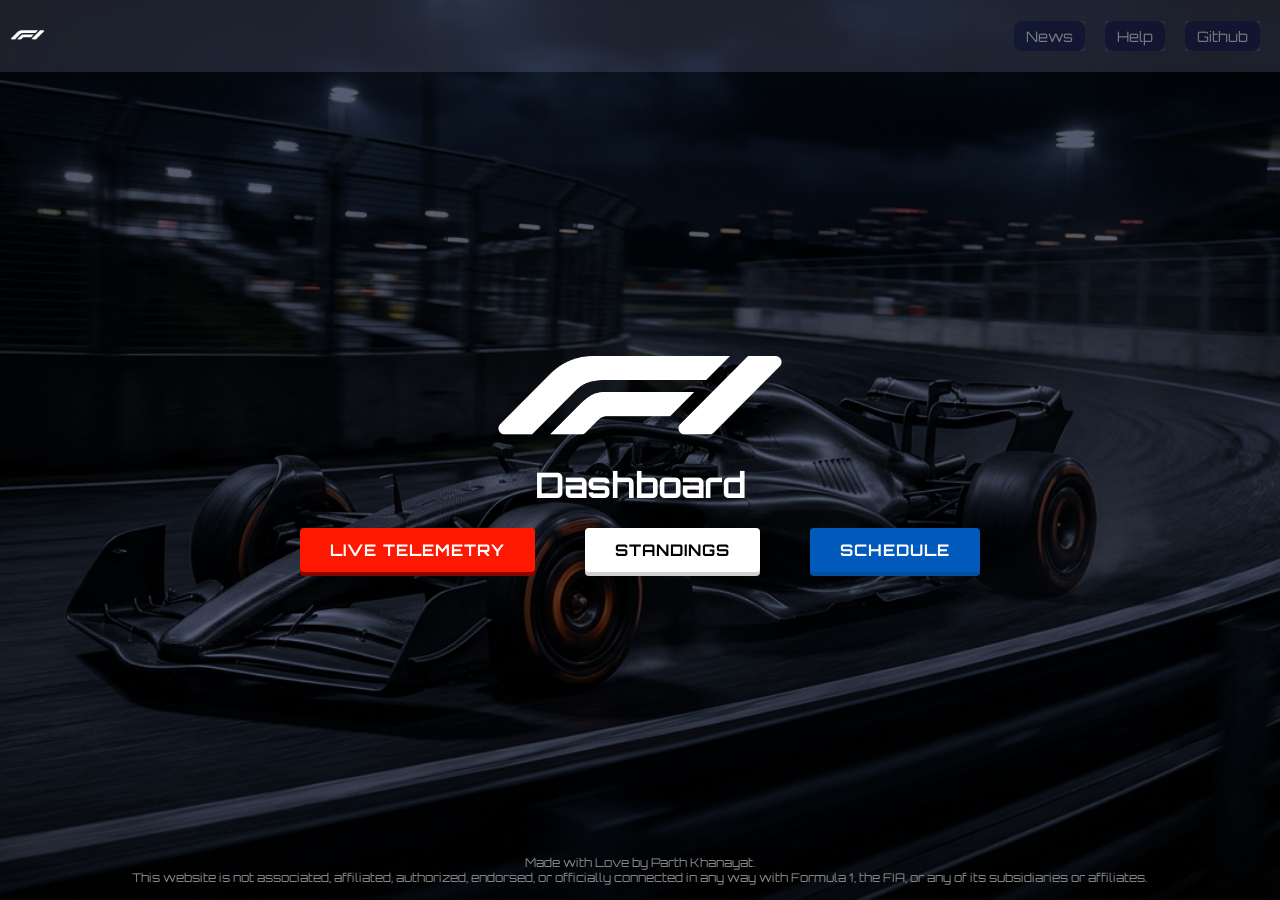
<file: index.html>
<!DOCTYPE html>
<html lang="en">

<head>
    <meta charset="UTF-8">
    <meta name="viewport" content="width=device-width, initial-scale=1.0">
    <title>F1 Dashboard</title>
    <link rel="shortcut icon" href="favicon.png" type="image/png">
    <link rel="stylesheet" href="style.css">
    <link rel="preconnect" href="https://fonts.googleapis.com">
<link rel="preconnect" href="https://fonts.gstatic.com" crossorigin>
<link href="https://fonts.googleapis.com/css2?family=Atkinson+Hyperlegible+Mono:ital,wght@0,200..800;1,200..800&family=Inter:ital,opsz,wght@0,14..32,100..900;1,14..32,100..900&family=Montserrat:ital,wght@0,100..900;1,100..900&family=Orbitron:wght@400..900&display=swap" rel="stylesheet">
</head>
<body class="body1">
    
        <nav class="navbar">
            <div class="navLogo"><a href="index.html"><img src="icons8-formula-1-50.png" style="padding-left: 10px;" id="navLogo"></a></div>
            <ul class="navLinks">
                <li><a href="https://www.formula1.com/" class="navButton">News</a></li>
                <li><a href="help.html" class="navButton">Help</a></li>
                <li><a href="https://github.com/ParthKhanayat" class="navButton">Github</a></li>
            </ul>
        </nav>
        <div class="box" style="min-height: 85vh; padding-top: 80px; gap: 1rem;">
        <div class="logo" style="max-width: 300px;"><img src="bigLogoCropped.png" alt=""></div>
        <div><h1 style="margin: 5px 0; font-size: 2.2rem;">Dashboard</h1></div>
        <div class="buttons">
            <a href="telemetry.html"><button class="formulaRedBtn" id="Telemetry">Live Telemetry</button></a>
            <a href="standings.html"><button class="formulaWhiteBtn" id="Telemetry">Standings</button></a>
            <a href="schedule.html"><button class="formulaBlueBtn" id="Telemetry">Schedule</button></a>
            
        </div>
        
        <div id="nextRaceContainer" class="next-race-container" style="display: none; margin-top: 15px; max-width: 650px; padding: 12px 20px;"></div>
        
    </div>
    <footer style="width: 100%; padding: 10px 0;"><p style="text-align: center; margin: 0; font-size: 0.75rem; color: #888;">Made with Love by Parth Khanayat.<br>This website is not associated, affiliated, authorized, endorsed, or officially connected in any way with Formula 1, the FIA, or any of its subsidiaries or affiliates.</p></footer>
    
    <script src="index.js"></script>
</body>
</html>
</file>
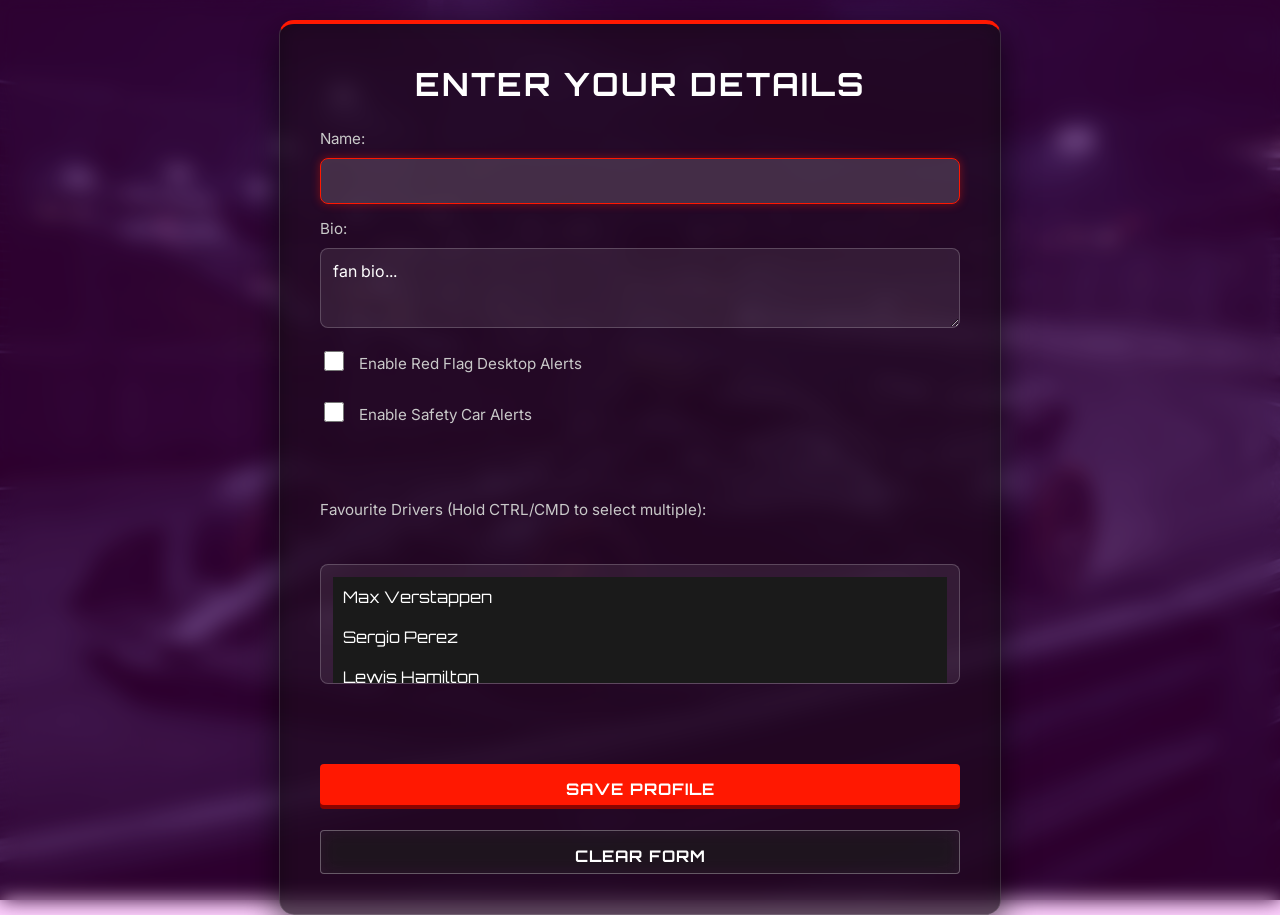
<file: fanProfile.html>
<!DOCTYPE html>
<html lang="en">

<head>
    <meta charset="UTF-8">
    <meta name="viewport" content="width=device-width, initial-scale=1.0">
    <title>Fan Profile</title>
    <link rel="shortcut icon" href="favicon.png" type="image/png">
    <link rel="stylesheet" href="style.css">
    <link rel="preconnect" href="https://fonts.googleapis.com">
    <link rel="preconnect" href="https://fonts.gstatic.com" crossorigin>
    <link
        href="https://fonts.googleapis.com/css2?family=Atkinson+Hyperlegible+Mono:ital,wght@0,200..800;1,200..800&family=Inter:ital,opsz,wght@0,14..32,100..900;1,14..32,100..900&family=Montserrat:ital,wght@0,100..900;1,100..900&family=Orbitron:wght@400..900&display=swap"
        rel="stylesheet">
</head>

<body class="body1">

    <div class="box" style="background-color: rgba(255, 0, 255, 0.178); backdrop-filter: blur(10px);">
        <form id="settingsForm">
            <h1>Enter your details</h1>

            <label for="username">Name: </label>
            <input type="text" id="username">

            <label for="fanbio">Bio:</label>
            <textarea id="fanbio">fan bio...</textarea>

            <div class="checkbox-group">
                <input type="checkbox" id="redFlagCheck" value="Red Flag" onchange="alertStatus(this)">
                <label for="redFlagCheck">Enable Red Flag Desktop Alerts</label>
            </div>

            <div class="checkbox-group">
                <input type="checkbox" id="safetyCarCheck" value="Safety Car" onchange="alertStatus(this)">
                <label for="safetyCarCheck">Enable Safety Car Alerts</label>
            </div>
            <br><br>

            <label for="list">Favourite Drivers (Hold CTRL/CMD to select multiple):</label>
            <br>
            <select name="list" id="list" multiple size="4">
                <option value="Max Verstappen">Max Verstappen</option>
                <option value="Sergio Perez">Sergio Perez</option>
                <option value="Lewis Hamilton">Lewis Hamilton</option>
                <option value="Charles Leclerc">Charles Leclerc</option>
                <option value="Lando Norris">Lando Norris</option>
                <option value="Oscar Piastri">Oscar Piastri</option>
                <option value="George Russell">George Russell</option>
                <option value="Carlos Sainz">Carlos Sainz</option>
                <option value="Fernando Alonso">Fernando Alonso</option>
                <option value="Lance Stroll">Lance Stroll</option>
                <option value="Yuki Tsunoda">Yuki Tsunoda</option>
                <option value="Daniel Ricciardo">Daniel Ricciardo</option>
                <option value="Alexander Albon">Alexander Albon</option>
                <option value="Logan Sargeant">Logan Sargeant</option>
                <option value="Esteban Ocon">Esteban Ocon</option>
                <option value="Pierre Gasly">Pierre Gasly</option>
                <option value="Valtteri Bottas">Valtteri Bottas</option>
                <option value="Zhou Guanyu">Zhou Guanyu</option>
                <option value="Kevin Magnussen">Kevin Magnussen</option>
                <option value="Nico Hulkenberg">Nico Hulkenberg</option>

                <option value="Sebastian Vettel">Sebastian Vettel</option>
                <option value="Kimi Raikkonen">Kimi Raikkonen</option>
                <option value="Michael Schumacher">Michael Schumacher</option>
                <option value="Ayrton Senna">Ayrton Senna</option>
                <option value="Alain Prost">Alain Prost</option>
                <option value="Niki Lauda">Niki Lauda</option>
                <option value="Mika Hakkinen">Mika Hakkinen</option>
                <option value="Jenson Button">Jenson Button</option>
                <option value="Romain Grosjean">Romain Grosjean</option>
            </select>
            <br><br>

            <button type="button" id="saveBtn" class="formulaRedBtn">Save Profile</button>
            <button type="button" id="clearBtn" class="liquidGlassBtn">Clear Form</button>
        </form>
    </div>
    <script src="fanProfile.js"></script>
</body>

</html>
</file>
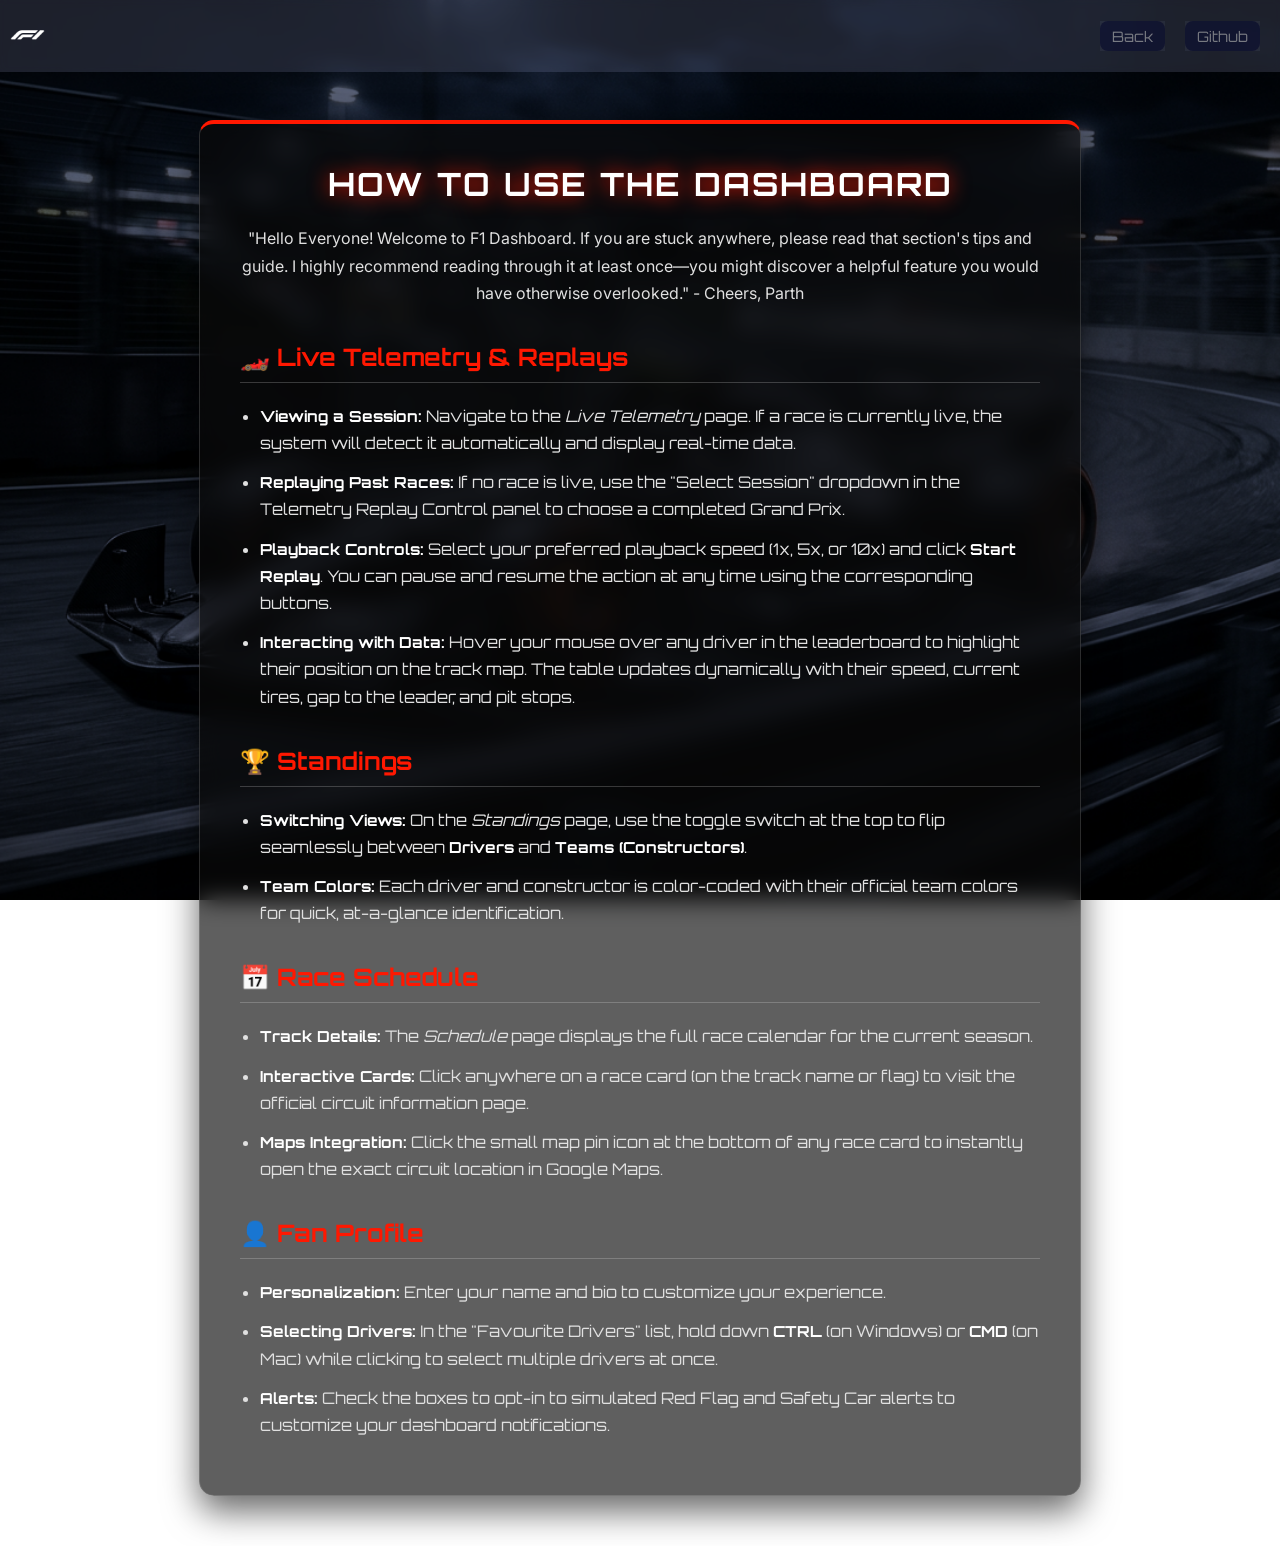
<file: help.html>
<!DOCTYPE html>
<html lang="en">
<head>
    <meta charset="UTF-8">
    <meta name="viewport" content="width=device-width, initial-scale=1.0">
    <title>Help & How-To - F1 Dashboard</title>
    <link rel="shortcut icon" href="favicon.png" type="image/png">
    <link rel="stylesheet" href="style.css">
    <link rel="preconnect" href="https://fonts.googleapis.com">
    <link rel="preconnect" href="https://fonts.gstatic.com" crossorigin>
    <link href="https://fonts.googleapis.com/css2?family=Atkinson+Hyperlegible+Mono:ital,wght@0,200..800;1,200..800&family=Inter:ital,opsz,wght@0,14..32,100..900;1,14..32,100..900&family=Montserrat:ital,wght@0,100..900;1,100..900&family=Orbitron:wght@400..900&display=swap" rel="stylesheet">

</head>

<body class="body1">
    <nav class="navbar">
        <div class="navLogo"><a href="index.html"><img src="icons8-formula-1-50.png" style="padding-left: 10px;" id="navLogo" alt="F1 Logo"></a></div>
        <ul class="navLinks">
            <li><a href="index.html" class="navButton">Back</a></li>
            <li><a href="https://github.com/ParthKhanayat" class="navButton">Github</a></li>
        </ul>
    </nav>

    <div class="box">
        <div class="help-container">
            <h1>How to Use the Dashboard</h1>
            <p style="text-align: center;">"Hello Everyone! Welcome to F1 Dashboard. If you are stuck anywhere, please read that section's tips and guide. I highly recommend reading through it at least once—you might discover a helpful feature you would have otherwise overlooked." - Cheers, Parth</p>

            <h2>🏎️ Live Telemetry & Replays</h2>
            <ul>
                <li><strong>Viewing a Session:</strong> Navigate to the <em>Live Telemetry</em> page. If a race is currently live, the system will detect it automatically and display real-time data.</li>
                <li><strong>Replaying Past Races:</strong> If no race is live, use the "Select Session" dropdown in the Telemetry Replay Control panel to choose a completed Grand Prix.</li>
                <li><strong>Playback Controls:</strong> Select your preferred playback speed (1x, 5x, or 10x) and click <strong>Start Replay</strong>. You can pause and resume the action at any time using the corresponding buttons.</li>
                <li><strong>Interacting with Data:</strong> Hover your mouse over any driver in the leaderboard to highlight their position on the track map. The table updates dynamically with their speed, current tires, gap to the leader, and pit stops.</li>
            </ul>

            <h2>🏆 Standings</h2>
            <ul>
                <li><strong>Switching Views:</strong> On the <em>Standings</em> page, use the toggle switch at the top to flip seamlessly between <strong>Drivers</strong> and <strong>Teams (Constructors)</strong>.</li>
                <li><strong>Team Colors:</strong> Each driver and constructor is color-coded with their official team colors for quick, at-a-glance identification.</li>
            </ul>

            <h2>📅 Race Schedule</h2>
            <ul>
                <li><strong>Track Details:</strong> The <em>Schedule</em> page displays the full race calendar for the current season.</li>
                <li><strong>Interactive Cards:</strong> Click anywhere on a race card (on the track name or flag) to visit the official circuit information page.</li>
                <li><strong>Maps Integration:</strong> Click the small map pin icon at the bottom of any race card to instantly open the exact circuit location in Google Maps.</li>
            </ul>

            <h2>👤 Fan Profile</h2>
            <ul>
                <li><strong>Personalization:</strong> Enter your name and bio to customize your experience.</li>
                <li><strong>Selecting Drivers:</strong> In the "Favourite Drivers" list, hold down <strong>CTRL</strong> (on Windows) or <strong>CMD</strong> (on Mac) while clicking to select multiple drivers at once.</li>
                <li><strong>Alerts:</strong> Check the boxes to opt-in to simulated Red Flag and Safety Car alerts to customize your dashboard notifications.</li>
            </ul>
        </div>
    </div>
</body>
</html>
</file>
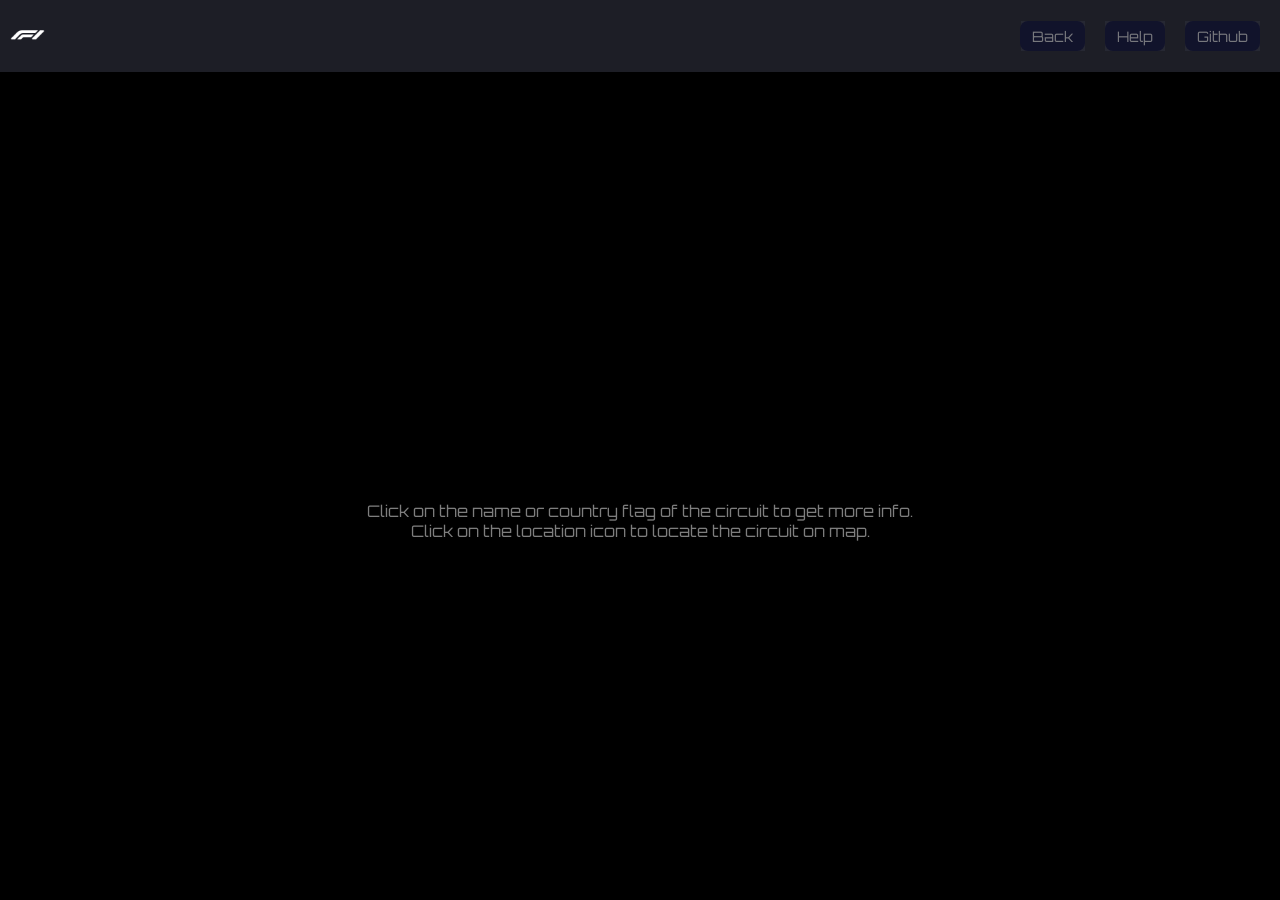
<file: schedule.html>
<!DOCTYPE html>
<html lang="en">

<head>
    <meta charset="UTF-8">
    <meta name="viewport" content="width=device-width, initial-scale=1.0">
    <title>F1 Schedule</title>
    <link rel="shortcut icon" href="favicon.png" type="image/png">
    <link rel="stylesheet" href="style.css">
    <link rel="preconnect" href="https://fonts.googleapis.com">
    <link rel="preconnect" href="https://fonts.gstatic.com" crossorigin>
    <link
        href="https://fonts.googleapis.com/css2?family=Atkinson+Hyperlegible+Mono:ital,wght@0,200..800;1,200..800&family=Inter:ital,opsz,wght@0,14..32,100..900;1,14..32,100..900&family=Montserrat:ital,wght@0,100..900;1,100..900&family=Orbitron:wght@400..900&display=swap"
        rel="stylesheet">
</head>

<body class="body2">

    <nav class="navbar">
            <div class="navLogo"><a href="index.html"><img src="icons8-formula-1-50.png" style="padding-left: 10px;" id="navLogo"></a></div>
            <ul class="navLinks">
                <li><a href="index.html" class="navButton">Back</a></li>
                <li><a href="help.html" class="navButton">Help</a></li>
                <li><a href="https://github.com/ParthKhanayat" class="navButton">Github</a></li>
            </ul>
        </nav>

    <div class="box">
        <h1 id="mainHeading" style="margin-top: 60px;" ></h1>
        <div id="nextRaceContainer" class="next-race-container" style="display: none;"></div>
    <div style="color: #7e7e7e"><p>Click on the name or country flag of the circuit to get more info.<br>Click on the location icon to locate the circuit on map.</p></div>
        <div class="schedule-grid" id="scheduleGrid">

        </div>
    </div>
    <script src=" schedule.js"></script>
    </div>

</body>

</html>
</file>
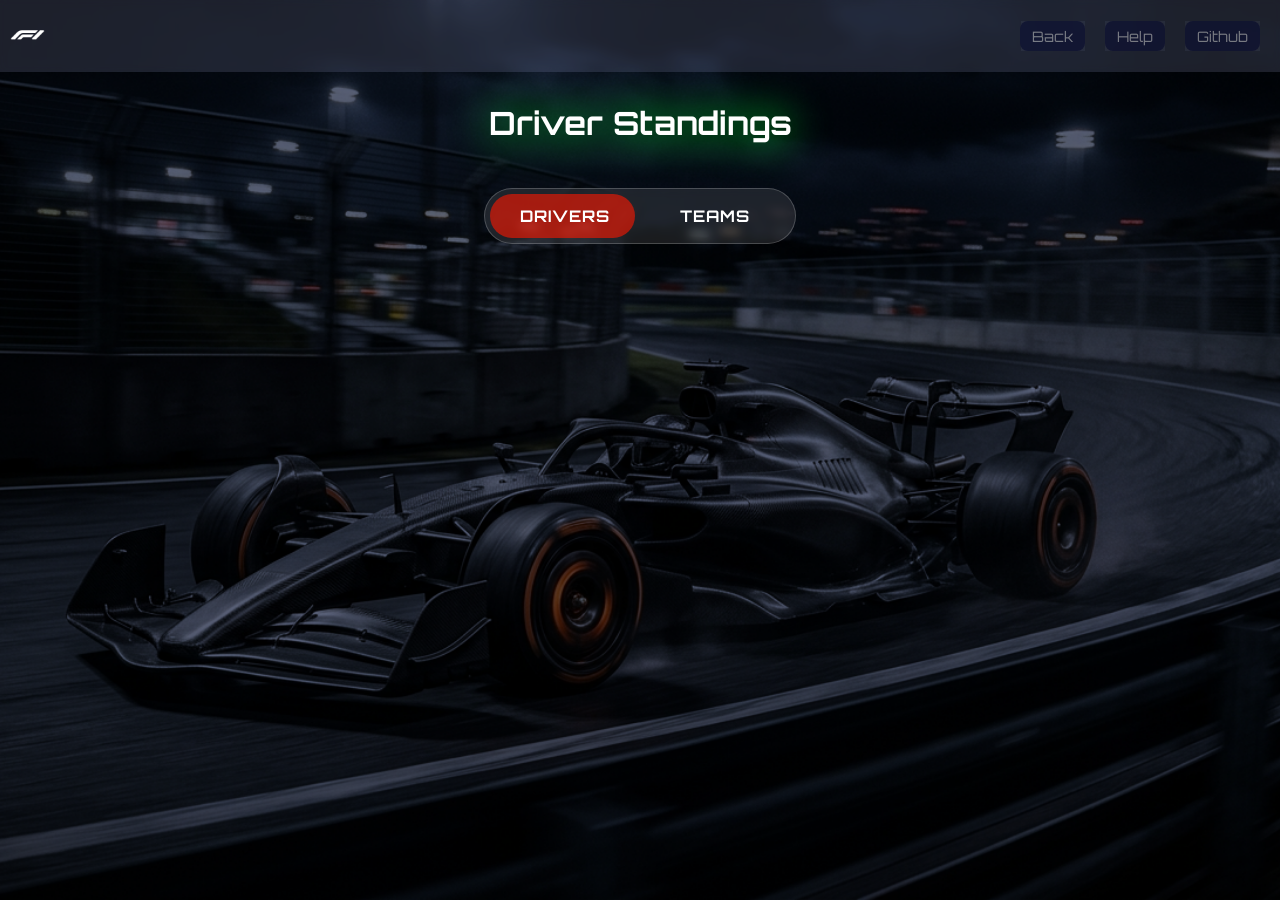
<file: standings.html>
<!DOCTYPE html>
<html lang="en">
<head>
    <meta charset="UTF-8">
    <meta name="viewport" content="width=device-width, initial-scale=1.0">
    <title>Standings</title>
    <link rel="shortcut icon" href="favicon.png" type="image/png">
    <link rel="stylesheet" href="style.css">
    <link rel="preconnect" href="https://fonts.googleapis.com">
    <link rel="preconnect" href="https://fonts.gstatic.com" crossorigin>
    <link
        href="https://fonts.googleapis.com/css2?family=Atkinson+Hyperlegible+Mono:ital,wght@0,200..800;1,200..800&family=Inter:ital,opsz,wght@0,14..32,100..900;1,14..32,100..900&family=Montserrat:ital,wght@0,100..900;1,100..900&family=Orbitron:wght@400..900&display=swap"
        rel="stylesheet">
</head>
<body class="body1">
    <nav class="navbar">
            <div class="navLogo"><a href="index.html"><img src="icons8-formula-1-50.png" style="padding-left: 10px;" id="navLogo"></a></div>
            <ul class="navLinks">
                <li><a href="index.html" class="navButton">Back</a></li>
                <li><a href="help.html" class="navButton">Help</a></li>
                <li><a href="https://github.com/ParthKhanayat" class="navButton">Github</a></li>
            </ul>
        </nav>
    <div class="box">
    <h1 id="standingHeading">Driver Standings</h1>

    <div class="toggleContainer">
        <div id="togglebg"></div>
        <button class="toggle-btn active" onclick="switchTab('drivers')">Drivers</button>
        <button class="toggle-btn" onclick="switchTab('constructors')">Teams</button>
    </div>

    <div class="table-container">
        <table id="standingsTable">
            <thead>
                <tr id="tableHeader">
                    </tr>
            </thead>
            <tbody id="standingsBody">
                </tbody>
        </table>
    </div>
</div>
<script src="standings.js"></script>
</body>
</html>
</file>
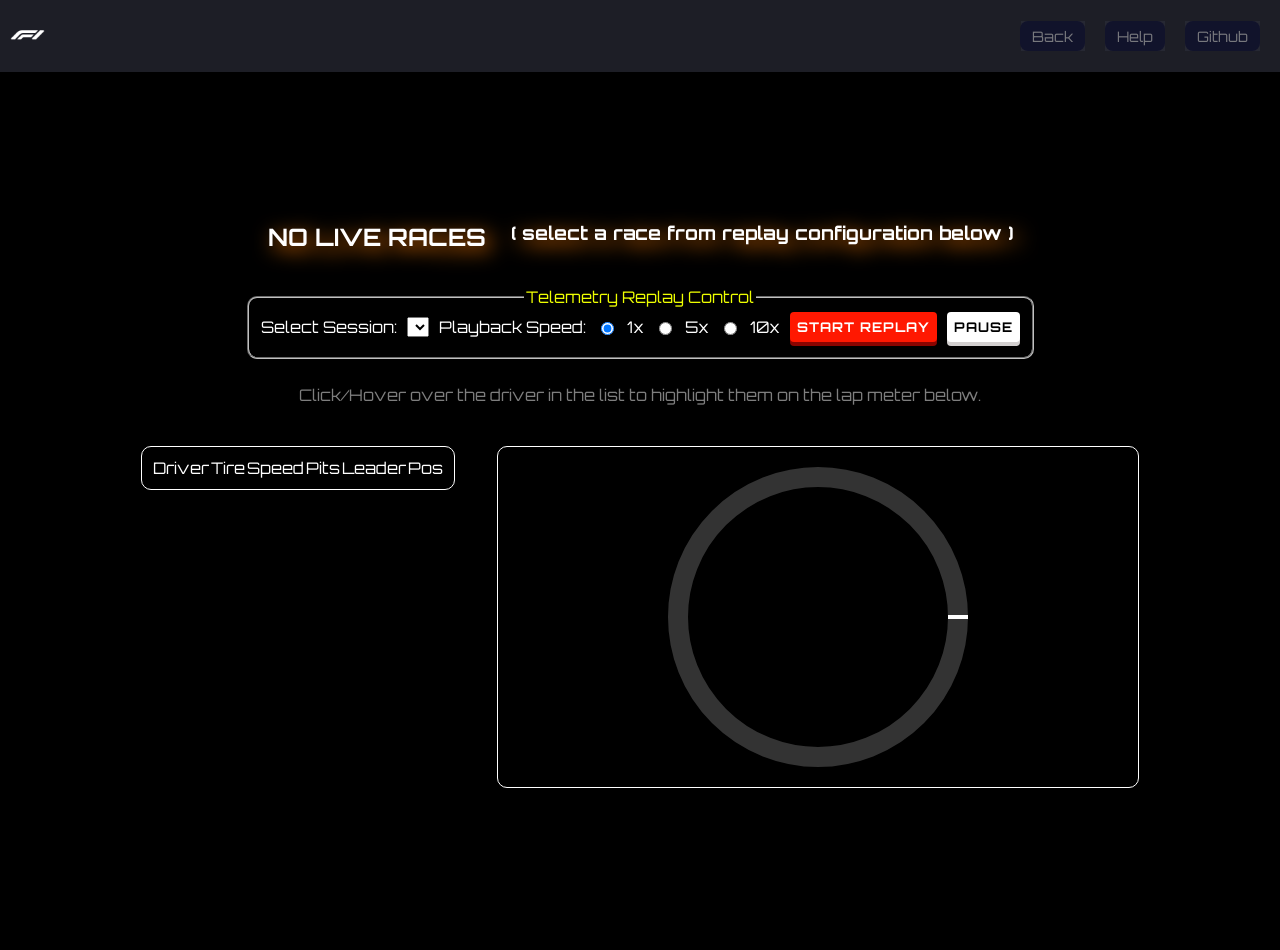
<file: telemetry.html>
<!DOCTYPE html>
<html lang="en">

<head>
    <meta charset="UTF-8">
    <meta name="viewport" content="width=device-width, initial-scale=1.0">
    <title>Telemetry</title>
    <link rel="stylesheet" href="style.css">
    <link rel="preconnect" href="https://fonts.googleapis.com">
    <link rel="preconnect" href="https://fonts.gstatic.com" crossorigin>
    <link
        href="https://fonts.googleapis.com/css2?family=Atkinson+Hyperlegible+Mono:ital,wght@0,200..800;1,200..800&family=Inter:ital,opsz,wght@0,14..32,100..900;1,14..32,100..900&family=Montserrat:ital,wght@0,100..900;1,100..900&family=Orbitron:wght@400..900&display=swap"
        rel="stylesheet">
</head>

<body class="body2">
   <nav class="navbar">
            <div class="navLogo"><a href="index.html"><img src="icons8-formula-1-50.png" style="padding-left: 10px;" id="navLogo"></a></div>
            <ul class="navLinks">
                <li><a href="index.html" class="navButton">Back</a></li>
                <li><a href="help.html" class="navButton">Help</a></li>
                <li><a href="https://github.com/ParthKhanayat" class="navButton">Github</a></li>
            </ul>
        </nav>
    <div class="box1">
        <div class="display" id="telemetryHeading"><h2><b>NO LIVE RACES</b></h2><h3>( select a race from replay configuration below )</h3></div>
        <div class="replay">
            <form id="replayControls">
                <fieldset>
                <legend style="color: #eeff00;">Telemetry Replay Control</legend>
                <label for="sessionSelect">Select Session: </label>
                <select id="sessionSelect">
                    <option value="1"></option>
                    <option value="2"></option>
                </select>
                <label>Playback Speed: </label>
                <input type="radio" id="speed1" name="speed" value="1" checked>
                <label for="speed1">1x</label>
                <input type="radio" id="speed2" name="speed" value="5">
                <label for="speed2">5x</label>
                <input type="radio" id="speed3" name="speed" value="10">
                <label for="speed3">10x</label>
                <button type="button" class="formulaRedBtn" onclick="startReplay()" style="font-size: smaller; padding:7px">Start Replay</button>
                <button type="button" class="formulaWhiteBtn" onclick="pauseReplay()"style="font-size: smaller; padding:7px">Pause</button>
                </fieldset>
            </form>
        </div>
        <div class="statusMessage" id="statusMessage"><p><b style="color: rgb(1, 255, 1);">Status: Replay active </b><b>It’s lights out and away we go!</b> The replay is starting—cars are currently stationary on the grid.(Wait a few seconds for the start or increase playback speed to skip ahead).</p>
        <img src="lightsoutAnimation.gif" alt="Lights out animation" style="height: 50px ; width: 100px;"></div>
        <div><p style="color: #7e7e7e">Click/Hover over the driver in the list to highlight them on the lap meter below.</p></div>
        <div class="box2">
            <div class="positions">
                <table id="positionsTable">
                    <thead>
                        <tr id="positionsHead">
                            <td>Driver</td><td>Tire</td><td>Speed</td><td>Pits</td><td>Leader</td><td>Pos</td>
                        </tr>
                    </thead>
                    <tbody id="positionsBody">

                    </tbody>
                </table>
            </div>
            <div class="track">
                <canvas></canvas>
            </div>
        </div>
    </div>
    <script src="telemetry.js"></script>
</body>

</html>
</file>
<file: style.css>
*{
     font-family: 'Orbitron', sans-serif;
     scrollbar-width: thin;
     scroll-behavior: smooth;
     scrollbar-color: black;
     
}

a{
    color:inherit;
    text-decoration: none;
}
#positionsTable
{
    padding: 0px;
    width: 100%;
    border-collapse: collapse;
}
#mainHeading
{
    text-align: center;
    padding: 50px;
    filter: drop-shadow(0 0 20px #00ffe5); 
}
#mainHeading:hover
{
    
    transform: scale(1.10);
}
#standingHeading
{
    text-align: center;
    padding-top: 50px;
    filter: drop-shadow(0 0 20px #00ff3c); 
}
#standingHeading:hover
{
    
    transform: scale(1.10);
}
#telemetryHeading
{
    text-align: center;
    filter: drop-shadow(5px 5px 10px #ff7b00); 
}
#telemetryHeading:hover
{
    
    transform: scale(1.10);
}
#navLogo
{
    height: 35px;
    width: auto;
    transition: transform 0.2s;
}
#navLogo:hover
{
    filter: drop-shadow(0 0 8px #FF1801); 
    transform: scale(1.10);
}
.body1{
    color: white;
    position: relative;
    background-image:url("F1 car dark.png");
    background-size: cover;
    background-repeat: no-repeat;
    margin: 0;
    padding: 0;
    min-height: 100vh;
    color:white;
    background-attachment: fixed;
    background-position: center center;
    overflow-x:hidden;
}

.body2{
    color: white;
    position: relative;
    background-color: black;
    margin: 0;
    padding: 0;
    min-height: 100vh;
    color:white;
    
}

.logo{
    
    width: 30vw;
    max-width: 450px;
    padding: 0px;
}
.logo img{
    width: 100%;
    height: auto;
    display: block;
}
.box{
    display: flex;
    align-items: center;
    align-self: center;
    align-content: center;
    justify-content: center;
    flex-flow: column;
    min-height: 100vh;
    gap:1.5rem;
    text-align: center;
}
.box1{
    display: flex;
    align-items: center;
    align-self: center;
    align-content: center;
    justify-content: center;
    flex-flow: column;
    min-height: 90vh; 
    text-align: center;
    position: relative;
    top: 10vh;
    padding-bottom: 50px;
}
.box2{
    display: flex;
    align-items: flex-start;
    justify-content: center;
    flex-flow: row wrap;
    width: 100%;
    max-width: 1200px;
    margin-top: 20px;
    gap: 2rem;
    text-align: center;
}
.positions
{
    border: 1px solid white;
    padding: 10px;
    margin: 5px;
    max-height: 60vh;
    overflow-y: auto;
    border-radius: 10px;
    background: rgba(0, 0, 0, 0.5);
    scrollbar-width: thin;
    scrollbar-color: #FF1801 transparent;
}
.track
{
    border: 1px solid white;
    padding: 20px;
    margin: 5px;
    border-radius: 10px;
    background: rgba(0, 0, 0, 0.5);
    display: flex;
    justify-content: center;
    align-items: center;
}
.display
{
    padding: 5px;
    max-width: 100vw;
    display: flex;
    flex-flow: row;
    gap:25px;
}
.replay
{
    padding: 10px;
}
fieldset
{
    display: flex;
    flex-direction: row;
    align-items: center;
    justify-content: center;
    align-self: center;
    align-content: center;
    gap:10px;
    border-radius: 10px;
    padding-bottom: 15px;
}
.footer
{
    text-align: center;
}
.navbar{
    display: flex;
    flex-direction: row;
    align-items: center;
    align-content: center;
    justify-content: space-between;
    width: 100%;
    position:fixed;
    transition: top 0.4s ease-in-out;
    z-index: 1000;
    background: rgba(195, 198, 254, 0.15);
    color: white;
    backdrop-filter: blur(5px);
    padding: 5px 0;
}

.navButton
{
    display: inline-block;
    padding: 6px 12px;
    cursor:pointer;
     background: rgb(0, 3, 52);
    border-radius: 8px;
    opacity: 0.4;
    font-size: 0.9rem;
}
.navButton:hover
{
    /* border: solid 1px white; */
     filter: drop-shadow(0 0 4px #FF1801); 
    transform: scale(1.10);
    /* transform: scale(1.05); */
     font-weight: bold; 
    opacity: 1;
}
.navButton:active
{
    border: solid 1px #FF1801;
    color:#FF1801;
    transform: scale(0.95);
}
.buttons{
    display: flex;
    gap: 50px;
    
}

button {
    padding: 12px 30px;
    font-size: 1rem;
    font-weight: 700;
    text-transform: uppercase;
    letter-spacing: 1px;
    cursor: pointer;
    border-radius: 4px;
    border: none;
    transition: all 0.2s cubic-bezier(0.4, 0, 0.2, 1);
    outline: none;
    position: relative;
    overflow: hidden;

}

/* Formula Red Button */
.formulaRedBtn {
    background-color:#FF1801;
    color: white;
    box-shadow: 0 4px 0px #8a0400; 
}

.formulaRedBtn:hover {
    background-color: #ff0800;
    transform: translateY(-2px); 
    box-shadow: 0 6px 15px rgba(225, 6, 0, 0.4); 
}

.formulaRedBtn:active {
    transform: translateY(2px); 
    box-shadow: 0 0px 0px #8a0400; 
}

.formulaWhiteBtn {
    background-color:#ffffff;
    color: black;
    box-shadow: 0 4px 0px #d2cfcf; 
}

.formulaWhiteBtn:hover {
    background-color: #d2cfcf;
    transform: translateY(-2px); 
    box-shadow: 0 6px 15px rgba(225, 6, 0, 0.4); 
}

.formulaWhiteBtn:active {
    transform: translateY(2px); 
    box-shadow: 0 0px 0px #8a0400; 
}

.formulaBlueBtn {
    background-color:#005abb;
    color: white;
    box-shadow: 0 4px 0px #0150a4; 
}

.formulaBlueBtn:hover {
    background-color: #0150a4;
    transform: translateY(-2px); 
    box-shadow: 0 6px 15px rgba(225, 6, 0, 0.4); 
}

.formulaBlueBtn:active {
    transform: translateY(2px); 
    box-shadow: 0 0px 0px #8a0400; 
}
/* Liquid Glass Button */
.liquidGlassBtn {
    background: rgba(255, 255, 255, 0.05);
    color: white;
    border: 1px solid rgba(255, 255, 255, 0.3);
    backdrop-filter: blur(10px);
}

.liquidGlassBtn:hover {
    background: rgba(255, 255, 255, 0.15);
    border-color: rgba(255, 255, 255, 0.8);
    transform: scale(1.05); /* Slightly grows */
}

.liquidGlassBtn:active {
    transform: scale(0.95); /* Shrinks slightly on click */
    background: rgba(255, 255, 255, 0.2);
}

.schedule-grid
{
    display: grid;
    grid-template-columns: repeat(auto-fit,minmax(300px,1fr)); 
    gap:25px;
    padding: 20px;
    max-width: 100vw;
    margin: 0 auto;
}
.card{
    /* width: 33vw; */
    display: flex;
    flex-direction: column;
    height: 50vh;
    border: solid 2px #FF1801;
    border-radius: 10px;
    box-shadow: rgba(255, 0, 0, 0.426) 0px 0px 10px 6px;
}
.card:hover
{
    background-color: #84818143;
    border: solid 3px #FF1801;
    cursor: pointer;
    box-shadow: rgba(255, 0, 0, 0.426) 0px 0px 10px 10px;
}
.card:active
{
    background-color: #84818143;
    border: solid 3px #FF1801;
    cursor: pointer;
    transform: scale(0.90);
    box-shadow: rgba(255, 0, 0, 0.426) 0px 0px 10px 1px;
}

.card-completed {
    border: solid 2px #00ff3c;
    box-shadow: rgba(0, 255, 60, 0.426) 0px 0px 10px 6px;
}
.card-completed:hover {
    border: solid 3px #00ff3c;
    box-shadow: rgba(0, 255, 60, 0.426) 0px 0px 10px 10px;
}
.card-completed:active {
    border: solid 3px #00ff3c;
    box-shadow: rgba(0, 255, 60, 0.426) 0px 0px 10px 1px;
}

.next-race-container {
    display: flex;
    flex-direction: row;
    align-items: center;
    justify-content: space-between;
    width: 90vw;
    max-width: 1200px;
    border: solid 2px #FFD700;
    border-radius: 10px;
    padding: 15px 25px;
    background: rgba(0, 0, 0, 0.6);
    box-shadow: 0 0 15px rgba(255, 215, 0, 0.3);
    margin-bottom: 20px;
    gap: 20px;
    box-sizing: border-box;
}

.next-race-container:hover {
    box-shadow: 0 0 25px rgba(255, 215, 0, 0.5);
    border: solid 2px #FFD700;
}

.next-race-label {
    font-size: 1.5rem;
    font-weight: bold;
    color: #FFD700;
    text-transform: uppercase;
    border-right: 2px solid #FFD700;
    padding-right: 20px;
    white-space: nowrap;
}

.next-race-details {
    display: flex;
    flex-direction: row;
    align-items: center;
    gap: 15px;
    flex: 1;
    justify-content: center;
}

.next-race-flag {
    width: 80px;
    border-radius: 5px;
}

.next-race-info h3 {
    margin: 0;
    font-size: 1.2rem;
    color: white;
}

.next-race-info p {
    margin: 5px 0 0 0;
    color: rgb(173, 173, 173);
    font-size: 0.9rem;
}

.next-race-countdown {
    font-family: 'Atkinson Hyperlegible Mono', monospace, 'Orbitron', sans-serif;
    font-size: 1.2rem;
    color: #FFD700;
    border-left: 2px solid #FFD700;
    padding-left: 20px;
    white-space: nowrap;
}

#flagimg
{
    width: 160px;
    height: 80px;
    border-radius: 10px;
}
#location
{
    width: 40px;
    height: 40px;
    padding: 10px;
    position: relative;
    filter:grayscale(100%)
}
#location:hover
{
    transform: scale(1.20);
    filter:grayscale(0%)

}
/* style.css */
.toggleContainer {
    position: relative;
    display: flex;
    background: rgba(255, 255, 255, 0.1);
    border-radius: 30px;
    padding: 5px;
    width: 300px;
    margin: 0px;
    border: 1px solid rgba(255, 255, 255, 0.2);
    backdrop-filter: blur(5px);
}

.toggle-btn {
    flex: 1;
    background: none;
    border: none;
    color: white;
    z-index: 2; /* Module 5: z-index */
    cursor: pointer;
    font-family: 'Orbitron', sans-serif;
    transition: color 0.3s ease;
}

#togglebg {
    position: absolute;
    top: 5px;
    left: 5px;
    width: 145px;
    height: calc(100% - 10px);
    background: #FF1801;
    opacity: 0.60;
    border-radius: 25px;
    z-index: 1;
    transition: transform 0.3s cubic-bezier(0.4, 0, 0.2, 1);
}
#togglebg:hover
{
    opacity: 1;
}
/*Table CSS*/
.table-container
{
    background: rgba(195, 198, 254, 0.15);
    color: white;
    backdrop-filter: blur(5px);
    height: calc(100vh - 300px);
    max-width: 100vw;
    overflow-y: auto;
    border-radius: 10px;
    scrollbar-width: thin;
    scrollbar-color: #FF1801 transparent;

}
#standingsTable
{
    border-collapse: collapse;
    
}
tbody tr:nth-child(even)
{
    background-color: #3434348a;
    backdrop-filter: blur(10px);
}
thead th
{
    padding: 15px;
    font-weight: bold;
    font-size:20px;
    position: sticky;
    
}
tbody td
{
    padding: 10px;
    padding-inline: 90px;
    
}
#tableHeader
{
    background: #0193ad;
    color: white;
    top:55px;
    z-index: 2;
    top:0;
    position:sticky;
    
}

/* --- MOBILE RESPONSIVENESS --- */
@media (max-width: 768px) {
    .navbar {
        justify-content: center;
        gap: 15px;
        flex-wrap: wrap;
    }
    .navLinks {
        margin: 0;
        justify-content: center;
    }
    .navbar > div[style*="width: 65vw"] {
        display: none !important;
    }
    
    .buttons {
        flex-direction: column;
        gap: 20px;
    }
    .logo {
        width: 80vw;
    }

    .display {
        flex-direction: column;
        gap: 10px;
        padding: 20px;
    }
    fieldset {
        flex-wrap: wrap;
    }
    .box2 {
        flex-direction: column;
        align-items: center;
        gap: 1rem;
    }
    canvas {
        max-width: 100%;
        height: auto;
    }
    .positions {
        width: 90vw;
        max-height: 50vh;
        padding: 5px;
    }
    .track {
        width: 90vw;
        padding: 10px;
    }

    .next-race-container {
        flex-direction: column;
        text-align: center;
        gap: 15px;
        padding: 15px;
    }

    .next-race-label {
        border-right: none;
        border-bottom: 2px solid #FFD700;
        padding-right: 0;
        padding-bottom: 10px;
        width: 100%;
    }

    .next-race-details {
        flex-direction: column;
        justify-content: center;
    }

    .next-race-countdown {
        border-left: none;
        border-top: 2px solid #FFD700;
        padding-left: 0;
        padding-top: 10px;
        width: 100%;
        font-size: 1rem;
    }

    thead th {
        padding: 10px 5px !important;
        font-size: 14px !important;
    }
    tbody td {
        padding: 5px !important;
        padding-inline: 10px !important; 
        font-size: 12px;
    }

    .cell-content {
        font-size: 12px;
    }

    .box, .box1 {
        padding-top: 120px;
    }

    #settingsForm {
        max-width: 90vw;
        padding: 20px;
        margin-top: 20px;
    }

    .help-container {
        width: 95%;
        padding: 20px;
        margin-top: 20px;
    }

    .help-container h2 {
        font-size: 1.25rem;
    }
}

@media (max-width: 480px) {
    thead th, tbody td {
        padding-inline: 3px !important;
        font-size: 10px !important;
    }
    .cell-content {
        font-size: 10px !important;
    }
    .toggleContainer {
        width: 90vw;
    }
    #togglebg {
        width: calc(50% - 10px);
    }
    .track canvas {
        width: 100%;
        height: auto;
    }
}
/* Fanprofile css */
#settingsForm
{
    display: grid;
    gap:10px;
}
#settingsForm {
    background: rgba(10, 10, 10, 0.65); 
    backdrop-filter: blur(12px); 
    border: 1px solid rgba(255, 255, 255, 0.15); 
    border-top: 4px solid #FF1801; 
    padding: 40px;
    border-radius: 15px;
    width: 100%;
    max-width: 50vw; 
    max-height: 90vh;
    display: flex;
    flex-direction: column;
    gap: 15px; /* Spaces out every element inside evenly */
    box-shadow: 0 15px 35px rgba(0, 0, 0, 0.6); /* Deep shadow to lift it off the background */
    margin-top: 20px;
}

#settingsForm h1 {
    margin-top: 0;
    margin-bottom: 10px;
    text-align: center;
    text-transform: uppercase;
    letter-spacing: 2px;
}

/* Label Styling */
#settingsForm label {
    font-family: 'Inter', sans-serif;
    font-size: 0.95rem;
    color: #c9c9c9;
    text-align: left;
    margin-bottom: -5px; 
}

/* Inputs, Textarea, and Select Box Styling */
#settingsForm input[type="text"],
#settingsForm textarea,
#settingsForm select {
    width: 100%;
    padding: 12px;
    background: rgba(255, 255, 255, 0.08); 
    border: 1px solid rgba(255, 255, 255, 0.2);
    border-radius: 8px;
    color: white;
    font-family: 'Inter', sans-serif;
    font-size: 1rem;
    box-sizing: border-box; 
    transition: all 0.3s ease; 
}

/* when the usser clicks inside a box (focus statee)*/
#settingsForm input[type="text"]:focus,
#settingsForm textarea:focus,
#settingsForm select:focus {
    outline: none;
    border-color: #FF1801;
    background: rgba(255, 255, 255, 0.15);
    box-shadow: 0 0 10px rgba(255, 24, 1, 0.4);
}

#settingsForm textarea {
    resize: vertical;
    min-height: 80px;
}
#settingsForm select
{
    scrollbar-width: thin;
    scrollbar-color: #ff1801 transparent;
}

#settingsForm select option {
    background-color: #1a1a1a; 
    color: white;
    padding: 10px;
}

/* Checkbox Alignment */
.checkbox-group {
    display: flex;
    align-items: center;
    gap: 12px; 
    margin-top: 5px;
    margin-bottom: 5px;
}

.checkbox-group label {
    margin-bottom: 0; 
    cursor: pointer;
}

/* Checkbox Color */
#settingsForm input[type="checkbox"] {
    width: 20px;
    height: 20px;
    cursor: pointer;
    accent-color: #FF1801;
}

/* Full Width Buttons */
#settingsForm button {
    width: 100%;
    margin-top: 10px;
    padding: 15px;
}
.navLinks {
    display: flex;
    flex-wrap: wrap;
    gap: 20px;
    margin-right: 20px;
    padding: 0;
    list-style-type: none;
}

/* Help Container Global Styles */
.help-container {
    background: rgba(10, 10, 10, 0.65);
    backdrop-filter: blur(12px);
    border: 1px solid rgba(255, 255, 255, 0.15);
    border-top: 4px solid #FF1801;
    padding: 40px;
    border-radius: 15px;
    width: 90%;
    max-width: 800px;
    margin-top: 120px;
    margin-bottom: 50px;
    text-align: left;
    box-shadow: 0 15px 35px rgba(0, 0, 0, 0.6);
}

.help-container h1 {
    text-align: center; 
    text-transform: uppercase;
    letter-spacing: 2px;
    filter: drop-shadow(0 0 10px #FF1801);
    margin-top: 0;
}

.help-container h2 {
    color: #FF1801;
    border-bottom: 1px solid rgba(255, 255, 255, 0.2);
    padding-bottom: 10px;
    margin-top: 35px;
    font-size: 1.5rem;
}

.help-container p, .help-container ul {
    font-family: 'Inter', sans-serif;
    color: #e0e0e0;
    line-height: 1.7;
    font-size: 1rem;
}

.help-container ul {
    list-style-type: disc;
    padding-left: 20px;
    flex-direction: column;
}

.help-container li {
    margin-bottom: 12px;
}

.help-container strong {
    color: white;
    font-family: 'Orbitron', sans-serif;
    font-size: 0.95rem;
}
.statusMessage
{
    display: none;
}
</file>
